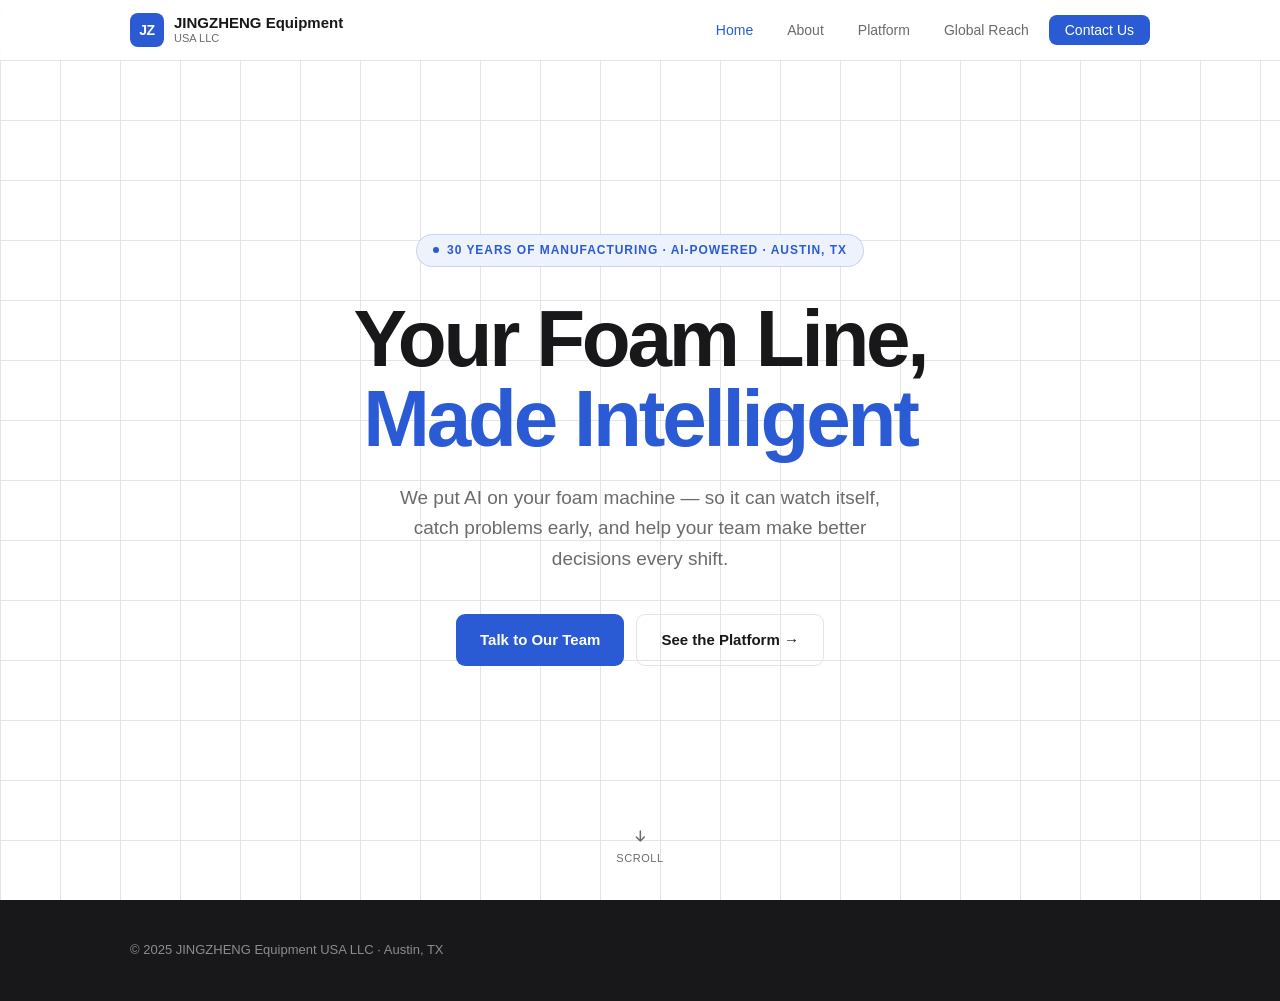
<file: index.html>
<!DOCTYPE html>
<html lang="en">
<head>
<meta charset="UTF-8">
<meta name="viewport" content="width=device-width, initial-scale=1.0">
<title>JINGZHENG Equipment USA — AI-Powered Foam Manufacturing Intelligence</title>
<meta name="description" content="30 years of polyurethane foam equipment engineering, now with AI. Real-time monitoring, auto-diagnosis for your foam line.">
<link rel="stylesheet" href="style.css">
<style>
#hero {
  position: relative;
  height: 100vh;
  min-height: 600px;
  display: flex;
  align-items: center;
  justify-content: center;
  overflow: hidden;
  text-align: center;
  padding: 0;
  background: var(--bg);
}
.hero-grid {
  position: absolute;
  inset: 0;
  z-index: 0;
  background-image:
    linear-gradient(var(--border) 1px, transparent 1px),
    linear-gradient(90deg, var(--border) 1px, transparent 1px);
  background-size: 60px 60px;
}
.hero-content {
  position: relative;
  z-index: 1;
  max-width: 720px;
  padding: 0 24px;
}
.hero-badge {
  display: inline-flex;
  align-items: center;
  gap: 8px;
  background: var(--accent-dim);
  border: 1px solid rgba(42,91,212,0.2);
  border-radius: 100px;
  padding: 6px 16px;
  font-size: 12px;
  font-weight: 700;
  letter-spacing: .08em;
  text-transform: uppercase;
  color: var(--accent);
  margin-bottom: 32px;
}
.hero-badge-dot {
  width: 6px; height: 6px;
  background: var(--accent);
  border-radius: 50%;
  animation: pulse 2s infinite;
}
@keyframes pulse {
  0%, 100% { opacity: 1; transform: scale(1); }
  50% { opacity: .5; transform: scale(1.4); }
}
.hero-title {
  font-size: clamp(44px, 8vw, 80px);
  font-weight: 800;
  letter-spacing: -.04em;
  line-height: 1.0;
  color: var(--text);
  margin-bottom: 24px;
}
.hero-title .accent { color: var(--accent); }
.hero-sub {
  font-size: clamp(16px, 2vw, 19px);
  color: var(--text-muted);
  line-height: 1.6;
  margin-bottom: 40px;
  max-width: 520px;
  margin-left: auto;
  margin-right: auto;
}
.hero-btns {
  display: flex;
  gap: 12px;
  justify-content: center;
  flex-wrap: wrap;
}
.scroll-hint {
  position: absolute;
  bottom: 32px;
  left: 50%;
  transform: translateX(-50%);
  z-index: 1;
  display: flex;
  flex-direction: column;
  align-items: center;
  gap: 6px;
  color: var(--text-muted);
  font-size: 11px;
  letter-spacing: .05em;
  text-transform: uppercase;
  animation: bounce 2s infinite;
}
@keyframes bounce {
  0%, 100% { transform: translateX(-50%) translateY(0); }
  50% { transform: translateX(-50%) translateY(6px); }
}
</style>
</head>
<body>

<nav>
  <div class="nav-inner">
    <a href="index.html" class="nav-logo">
      <div class="logo-box">JZ</div>
      <span>JINGZHENG Equipment<small>USA LLC</small></span>
    </a>
    <button class="nav-hamburger" onclick="this.nextElementSibling.classList.toggle('open')" aria-label="Menu">
      <span></span><span></span><span></span>
    </button>
    <ul class="nav-links">
      <li><a href="index.html" class="active">Home</a></li>
      <li><a href="about.html">About</a></li>
      <li><a href="platform.html">Platform</a></li>
      <li><a href="videos.html">Global Reach</a></li>
      <li><a href="about.html#contact" class="btn-nav">Contact Us</a></li>
    </ul>
  </div>
</nav>

<section id="hero">
  <div class="hero-grid"></div>
  <div class="hero-content">
    <div class="hero-badge">
      <span class="hero-badge-dot"></span>
      30 Years of Manufacturing · AI-Powered · Austin, TX
    </div>
    <h1 class="hero-title">
      Your Foam Line,<br><span class="accent">Made Intelligent</span>
    </h1>
    <p class="hero-sub">
      We put AI on your foam machine — so it can watch itself, catch problems early, and help your team make better decisions every shift.
    </p>
    <div class="hero-btns">
      <a href="about.html#contact" class="btn btn-primary">Talk to Our Team</a>
      <a href="platform.html" class="btn btn-outline">See the Platform →</a>
    </div>
  </div>
  <div class="scroll-hint">
    <svg width="16" height="16" viewBox="0 0 16 16" fill="none"><path d="M8 3v10M4 9l4 4 4-4" stroke="currentColor" stroke-width="1.5" stroke-linecap="round" stroke-linejoin="round"/></svg>
    Scroll
  </div>
</section>

<footer>
  <div class="footer-inner">
    <span>© 2025 JINGZHENG Equipment USA LLC · Austin, TX</span>
  </div>
</footer>

<script>
  const obs = new IntersectionObserver(entries => {
    entries.forEach(e => { if (e.isIntersecting) { e.target.classList.add('visible'); obs.unobserve(e.target); } });
  }, { threshold: 0.12 });
  document.querySelectorAll('.fade-up').forEach(el => obs.observe(el));
</script>
</body>
</html>
</file>
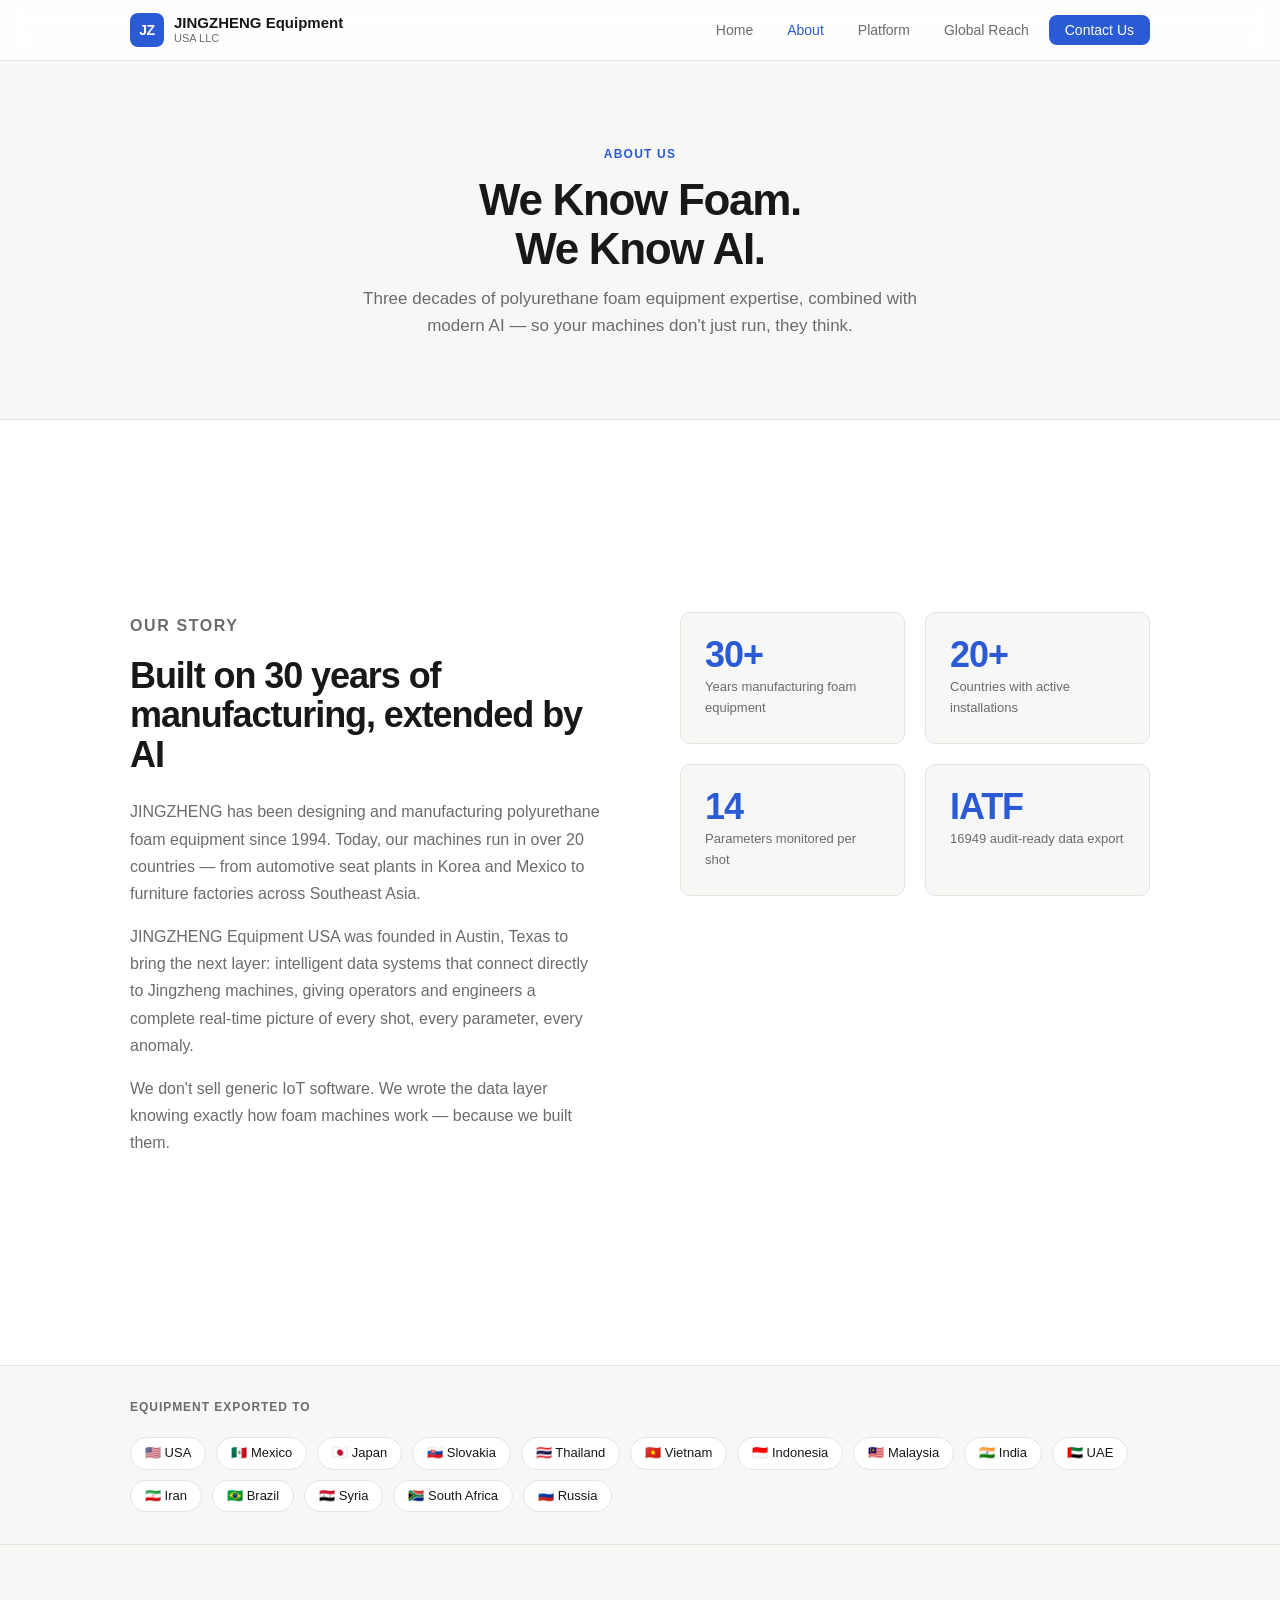
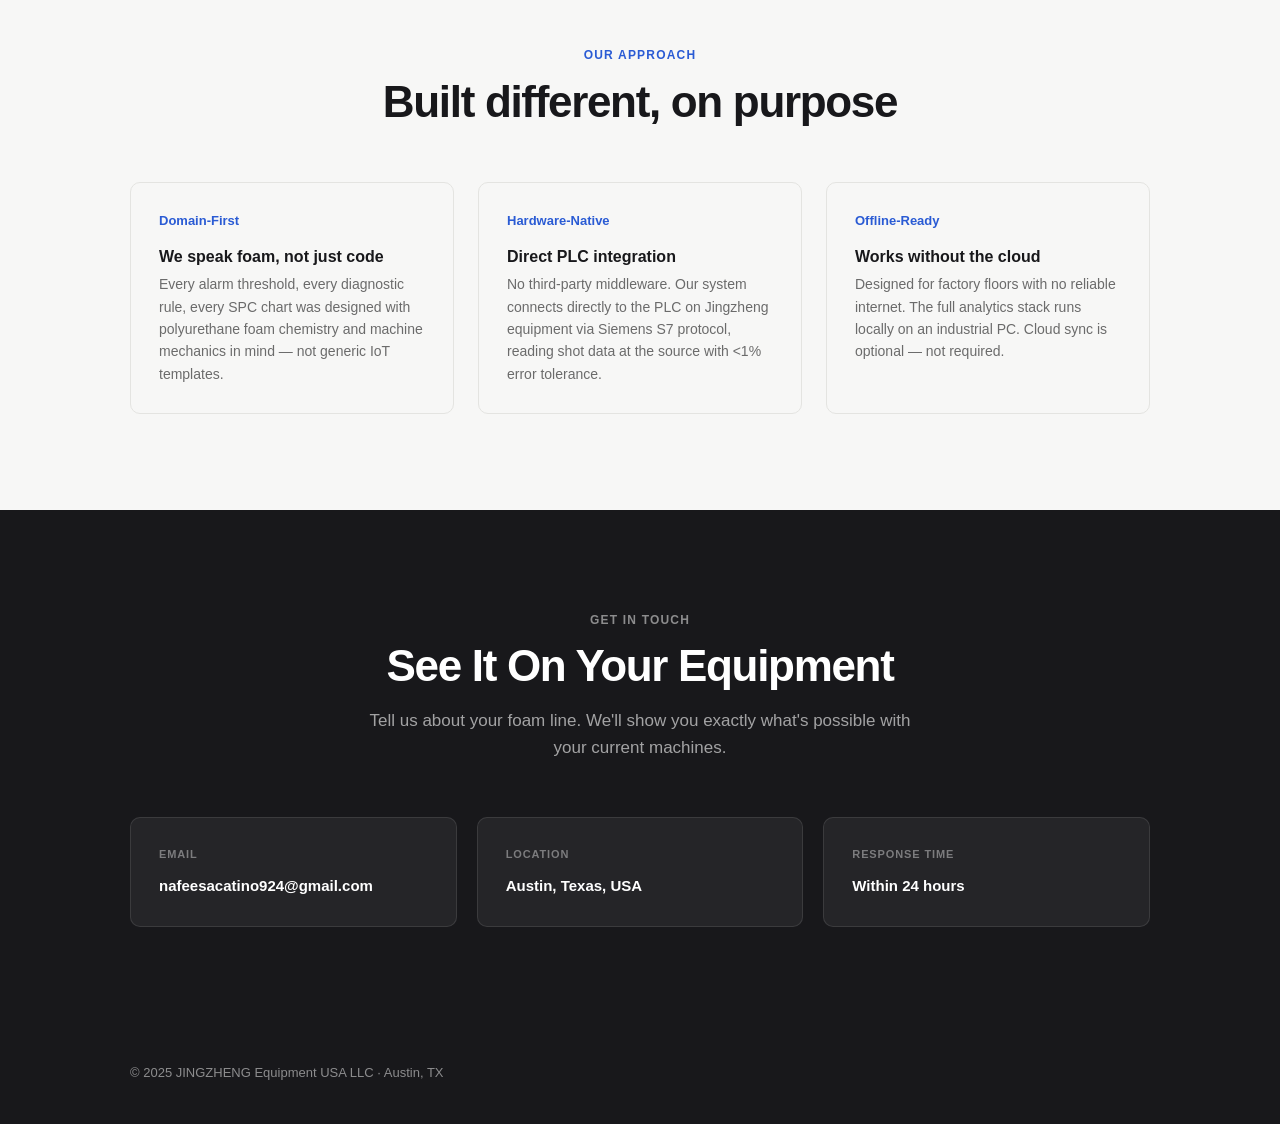
<file: about.html>
<!DOCTYPE html>
<html lang="en">
<head>
<meta charset="UTF-8">
<meta name="viewport" content="width=device-width, initial-scale=1.0">
<title>About — JINGZHENG Equipment USA</title>
<link rel="stylesheet" href="style.css">
<style>
.page-hero {
  padding: 140px 0 80px;
  text-align: center;
  background: var(--surface);
  border-bottom: 1px solid var(--border);
}
.page-hero .section-title { margin-bottom: 12px; }

/* story split */
.story-grid {
  display: grid;
  grid-template-columns: 1fr 1fr;
  gap: 80px;
  align-items: start;
  padding: 96px 0;
}
.story-label { margin-bottom: 8px; }
.story-text p {
  color: var(--text-muted);
  font-size: 16px;
  line-height: 1.7;
  margin-bottom: 16px;
}
.story-stats {
  display: grid;
  grid-template-columns: 1fr 1fr;
  gap: 20px;
}
.stat-card {
  background: var(--surface);
  border: 1px solid var(--border);
  border-radius: var(--radius);
  padding: 24px;
}
.stat-num {
  font-size: 36px;
  font-weight: 800;
  letter-spacing: -.03em;
  color: var(--accent);
  line-height: 1;
  margin-bottom: 4px;
}
.stat-label { font-size: 13px; color: var(--text-muted); }

/* trust strip */
.trust-strip {
  background: var(--surface);
  border-top: 1px solid var(--border);
  border-bottom: 1px solid var(--border);
  padding: 32px 0;
}
.trust-inner {
  max-width: var(--max-w);
  margin: 0 auto;
  padding: 0 40px;
}
.trust-label-text {
  font-size: 12px;
  font-weight: 700;
  letter-spacing: .08em;
  text-transform: uppercase;
  color: var(--text-muted);
  margin-bottom: 20px;
}
.trust-countries {
  display: flex;
  flex-wrap: wrap;
  gap: 10px;
}
.trust-country {
  display: inline-flex;
  align-items: center;
  gap: 6px;
  font-size: 13px;
  font-weight: 500;
  color: var(--text);
  background: var(--bg);
  border: 1px solid var(--border);
  border-radius: 100px;
  padding: 5px 14px;
}
.trust-more {
  font-size: 13px;
  color: var(--text-muted);
  padding: 5px 14px;
  font-weight: 500;
}

/* team section */
.team-grid {
  display: grid;
  grid-template-columns: repeat(3, 1fr);
  gap: 24px;
  margin-top: 48px;
}
.team-card {
  background: var(--surface);
  border: 1px solid var(--border);
  border-radius: var(--radius);
  padding: 28px;
}
.team-card h3 { font-size: 16px; font-weight: 700; margin-bottom: 4px; }
.team-card .role { font-size: 13px; color: var(--accent); font-weight: 600; margin-bottom: 12px; }
.team-card p { font-size: 14px; color: var(--text-muted); line-height: 1.6; }

/* contact */
#contact { background: var(--text); padding: 96px 0; }
#contact .section-title { color: #fff; }
#contact .section-sub { color: rgba(255,255,255,0.6); }
.contact-grid {
  display: grid;
  grid-template-columns: repeat(3, 1fr);
  gap: 20px;
  margin-top: 48px;
}
.contact-card {
  background: rgba(255,255,255,0.06);
  border: 1px solid rgba(255,255,255,0.1);
  border-radius: var(--radius);
  padding: 28px;
}
.contact-card-label {
  font-size: 11px;
  font-weight: 700;
  letter-spacing: .08em;
  text-transform: uppercase;
  color: rgba(255,255,255,0.4);
  margin-bottom: 10px;
}
.contact-card-value {
  font-size: 15px;
  font-weight: 600;
  color: #fff;
  word-break: break-all;
}
.contact-card-value a { color: #fff; text-decoration: none; }
.contact-card-value a:hover { text-decoration: underline; }

@media (max-width: 960px) {
  .story-grid { grid-template-columns: 1fr; gap: 48px; padding: 64px 0; }
  .team-grid { grid-template-columns: 1fr 1fr; }
  .contact-grid { grid-template-columns: 1fr 1fr; }
}
@media (max-width: 600px) {
  .story-stats { grid-template-columns: 1fr 1fr; }
  .team-grid { grid-template-columns: 1fr; }
  .contact-grid { grid-template-columns: 1fr; }
  .trust-inner { padding: 0 24px; }
}
</style>
</head>
<body>

<nav>
  <div class="nav-inner">
    <a href="index.html" class="nav-logo">
      <div class="logo-box">JZ</div>
      <span>JINGZHENG Equipment<small>USA LLC</small></span>
    </a>
    <button class="nav-hamburger" onclick="this.nextElementSibling.classList.toggle('open')" aria-label="Menu">
      <span></span><span></span><span></span>
    </button>
    <ul class="nav-links">
      <li><a href="index.html">Home</a></li>
      <li><a href="about.html" class="active">About</a></li>
      <li><a href="platform.html">Platform</a></li>
      <li><a href="videos.html">Global Reach</a></li>
      <li><a href="#contact" class="btn-nav">Contact Us</a></li>
    </ul>
  </div>
</nav>

<div class="page-hero">
  <div class="container">
    <p class="section-label">About Us</p>
    <h1 class="section-title">We Know Foam.<br>We Know AI.</h1>
    <p class="section-sub" style="margin: 0 auto;">Three decades of polyurethane foam equipment expertise, combined with modern AI — so your machines don't just run, they think.</p>
  </div>
</div>

<!-- Story -->
<section>
  <div class="container">
    <div class="story-grid">
      <div class="story-text fade-up">
        <p class="section-label story-label">Our Story</p>
        <h2 class="section-title" style="font-size: clamp(24px,3vw,36px); margin-bottom: 24px;">Built on 30 years of manufacturing, extended by AI</h2>
        <p>JINGZHENG has been designing and manufacturing polyurethane foam equipment since 1994. Today, our machines run in over 20 countries — from automotive seat plants in Korea and Mexico to furniture factories across Southeast Asia.</p>
        <p>JINGZHENG Equipment USA was founded in Austin, Texas to bring the next layer: intelligent data systems that connect directly to Jingzheng machines, giving operators and engineers a complete real-time picture of every shot, every parameter, every anomaly.</p>
        <p>We don't sell generic IoT software. We wrote the data layer knowing exactly how foam machines work — because we built them.</p>
      </div>
      <div class="story-stats fade-up">
        <div class="stat-card">
          <div class="stat-num">30+</div>
          <div class="stat-label">Years manufacturing foam equipment</div>
        </div>
        <div class="stat-card">
          <div class="stat-num">20+</div>
          <div class="stat-label">Countries with active installations</div>
        </div>
        <div class="stat-card">
          <div class="stat-num">14</div>
          <div class="stat-label">Parameters monitored per shot</div>
        </div>
        <div class="stat-card">
          <div class="stat-num">IATF</div>
          <div class="stat-label">16949 audit-ready data export</div>
        </div>
      </div>
    </div>
  </div>
</section>

<!-- Trust strip -->
<div class="trust-strip">
  <div class="trust-inner">
    <div class="trust-label-text">Equipment exported to</div>
    <div class="trust-countries">
      <span class="trust-country">🇺🇸 USA</span>
      <span class="trust-country">🇲🇽 Mexico</span>
      <span class="trust-country">🇯🇵 Japan</span>
      <span class="trust-country">🇸🇰 Slovakia</span>
      <span class="trust-country">🇹🇭 Thailand</span>
      <span class="trust-country">🇻🇳 Vietnam</span>
      <span class="trust-country">🇮🇩 Indonesia</span>
      <span class="trust-country">🇲🇾 Malaysia</span>
      <span class="trust-country">🇮🇳 India</span>
      <span class="trust-country">🇦🇪 UAE</span>
      <span class="trust-country">🇮🇷 Iran</span>
      <span class="trust-country">🇧🇷 Brazil</span>
      <span class="trust-country">🇸🇾 Syria</span>
      <span class="trust-country">🇿🇦 South Africa</span>
      <span class="trust-country">🇷🇺 Russia</span>
    </div>
  </div>
</div>

<!-- What we stand for -->
<section class="alt">
  <div class="container">
    <div class="section-header fade-up">
      <p class="section-label">Our Approach</p>
      <h2 class="section-title">Built different, on purpose</h2>
    </div>
    <div class="team-grid">
      <div class="team-card fade-up">
        <div class="role">Domain-First</div>
        <h3>We speak foam, not just code</h3>
        <p>Every alarm threshold, every diagnostic rule, every SPC chart was designed with polyurethane foam chemistry and machine mechanics in mind — not generic IoT templates.</p>
      </div>
      <div class="team-card fade-up">
        <div class="role">Hardware-Native</div>
        <h3>Direct PLC integration</h3>
        <p>No third-party middleware. Our system connects directly to the PLC on Jingzheng equipment via Siemens S7 protocol, reading shot data at the source with &lt;1% error tolerance.</p>
      </div>
      <div class="team-card fade-up">
        <div class="role">Offline-Ready</div>
        <h3>Works without the cloud</h3>
        <p>Designed for factory floors with no reliable internet. The full analytics stack runs locally on an industrial PC. Cloud sync is optional — not required.</p>
      </div>
    </div>
  </div>
</section>

<!-- Contact -->
<section id="contact">
  <div class="container">
    <div class="section-header">
      <p class="section-label" style="color: rgba(255,255,255,0.5);">Get in Touch</p>
      <h2 class="section-title" style="color: #fff;">See It On Your Equipment</h2>
      <p class="section-sub" style="color: rgba(255,255,255,0.6); margin: 0 auto;">Tell us about your foam line. We'll show you exactly what's possible with your current machines.</p>
    </div>
    <div class="contact-grid">
      <div class="contact-card fade-up">
        <div class="contact-card-label">Email</div>
        <div class="contact-card-value">
          <a href="mailto:nafeesacatino924@gmail.com">nafeesacatino924@gmail.com</a>
        </div>
      </div>
      <div class="contact-card fade-up">
        <div class="contact-card-label">Location</div>
        <div class="contact-card-value">Austin, Texas, USA</div>
      </div>
      <div class="contact-card fade-up">
        <div class="contact-card-label">Response Time</div>
        <div class="contact-card-value">Within 24 hours</div>
      </div>
    </div>
  </div>
</section>

<footer>
  <div class="footer-inner">
    <span>© 2025 JINGZHENG Equipment USA LLC · Austin, TX</span>
  </div>
</footer>

<script>
  const obs = new IntersectionObserver(entries => {
    entries.forEach(e => { if (e.isIntersecting) { e.target.classList.add('visible'); obs.unobserve(e.target); } });
  }, { threshold: 0.12 });
  document.querySelectorAll('.fade-up').forEach(el => obs.observe(el));
</script>
</body>
</html>
</file>
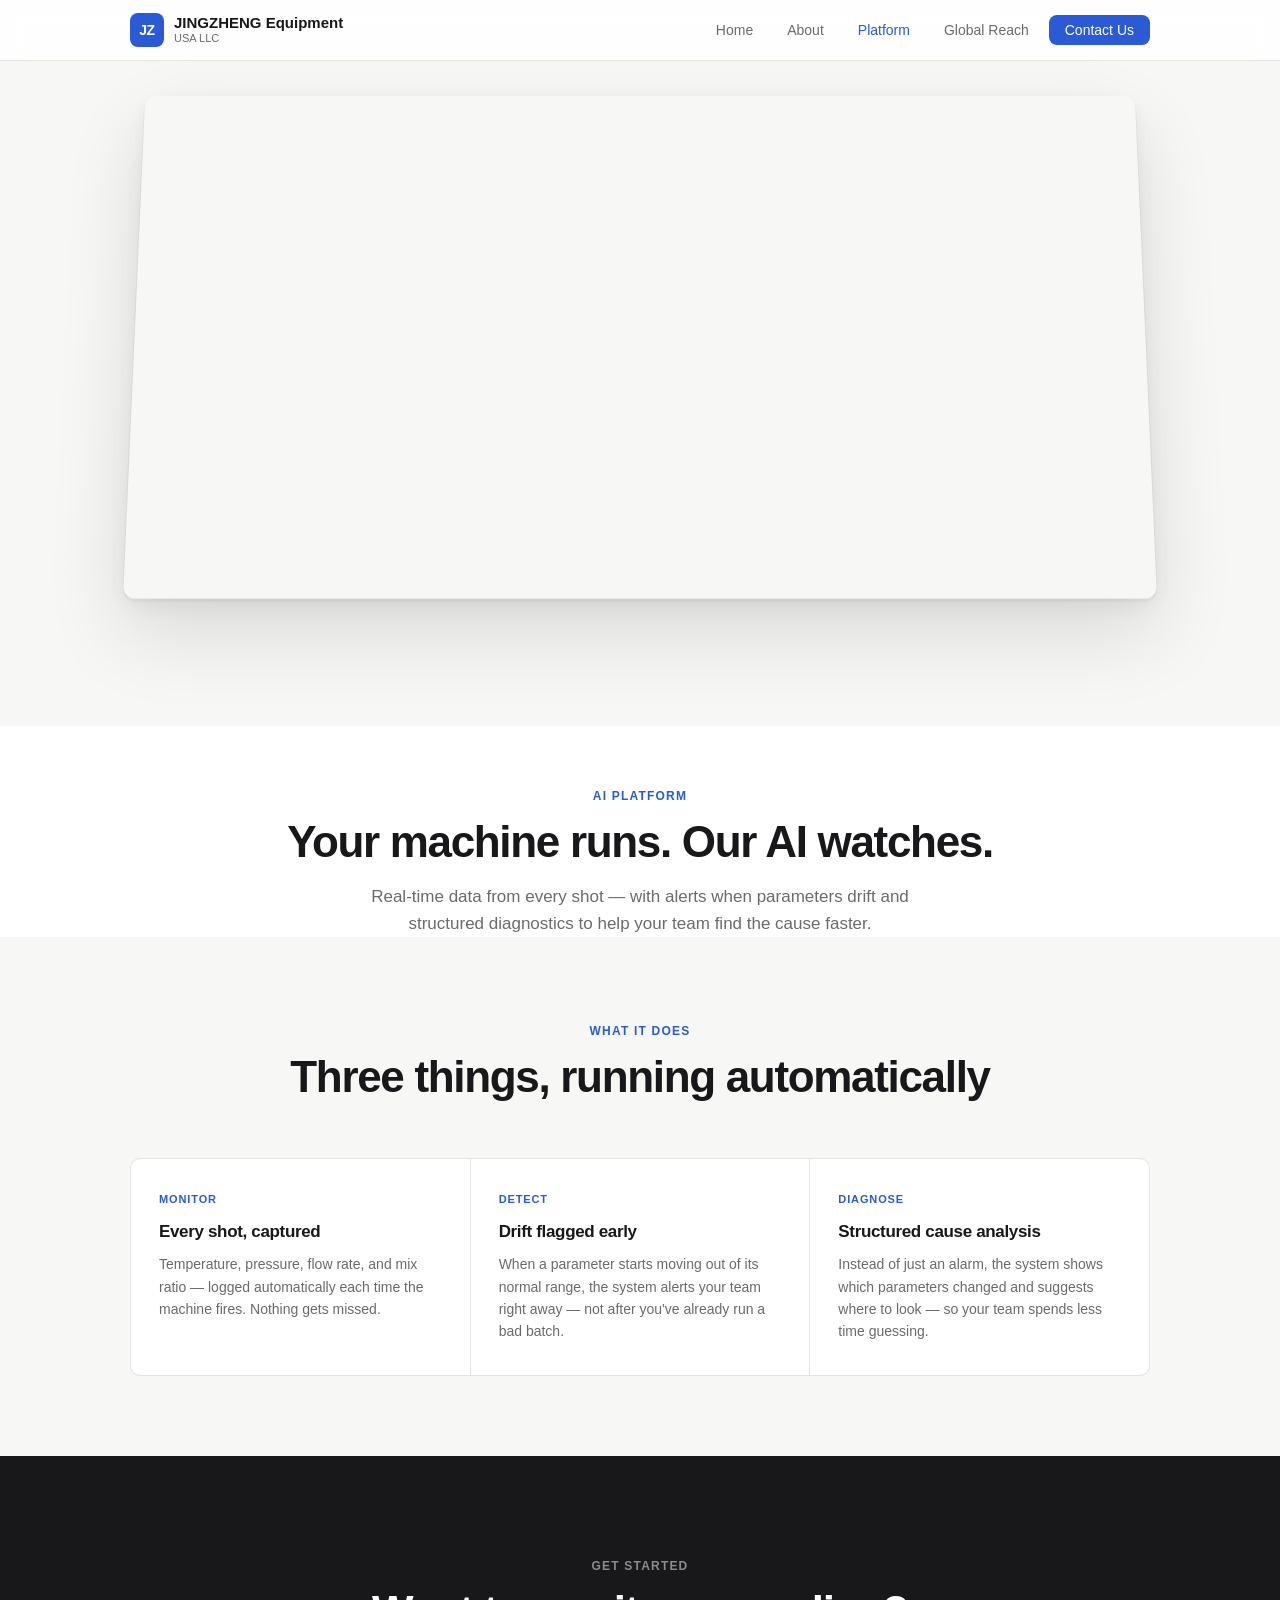
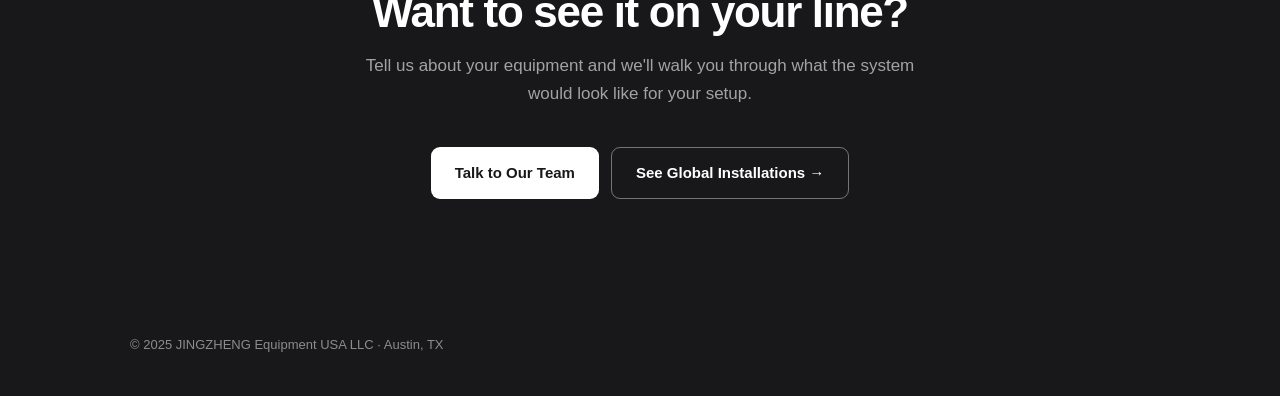
<file: platform.html>
<!DOCTYPE html>
<html lang="en">
<head>
<meta charset="UTF-8">
<meta name="viewport" content="width=device-width, initial-scale=1.0">
<title>Platform — JINGZHENG Equipment USA</title>
<link rel="stylesheet" href="style.css">
<style>
/* ── PAGE HEADER ── */
.page-header {
  padding: 120px 0 48px;
  text-align: center;
  background: var(--surface);
  border-bottom: 1px solid var(--border);
}
.page-header .section-title { margin-bottom: 12px; }
.page-header .section-sub { margin: 0 auto; }

/* ── DEMO SHOWCASE ── */
#demo {
  padding: 80px 0 120px;
  background: var(--surface);
  overflow: hidden;
}
.demo-container {
  max-width: 1100px;
  margin: 0 auto;
  padding: 0 40px;
  perspective: 1200px;
}
.demo-tilt {
  transform: rotateX(6deg) scale(0.97);
  transform-origin: center top;
  transition: transform .6s ease;
  border-radius: 12px;
  overflow: hidden;
  box-shadow:
    0 2px 0 1px rgba(0,0,0,0.04),
    0 8px 24px rgba(0,0,0,0.06),
    0 32px 80px rgba(0,0,0,0.12);
}
.demo-tilt:hover {
  transform: rotateX(0deg) scale(1);
}
.demo-tilt video {
  width: 100%;
  display: block;
  border-radius: 12px;
}

/* ── CAPABILITIES ── */
#capabilities {
  padding: 80px 0;
  background: var(--surface);
}
.cap-grid {
  display: grid;
  grid-template-columns: repeat(3, 1fr);
  gap: 1px;
  background: var(--border);
  border: 1px solid var(--border);
  border-radius: var(--radius);
  overflow: hidden;
  margin-top: 48px;
}
.cap-item {
  background: var(--bg);
  padding: 32px 28px;
}
.cap-label {
  font-size: 11px;
  font-weight: 700;
  letter-spacing: .08em;
  text-transform: uppercase;
  color: var(--accent);
  margin-bottom: 10px;
}
.cap-item h3 {
  font-size: 17px;
  font-weight: 700;
  margin-bottom: 8px;
  letter-spacing: -.02em;
}
.cap-item p {
  font-size: 14px;
  color: var(--text-muted);
  line-height: 1.6;
}

/* ── CTA ── */
#cta { background: var(--text); text-align: center; }
#cta .section-title { color: #fff; }
#cta .section-sub { color: rgba(255,255,255,0.6); margin: 0 auto 40px; }
.cta-btns { display: flex; gap: 12px; justify-content: center; flex-wrap: wrap; }

@media (max-width: 768px) {
  .demo-container { padding: 0 16px; }
  .cap-grid { grid-template-columns: 1fr; }
}
</style>
</head>
<body>

<nav>
  <div class="nav-inner">
    <a href="index.html" class="nav-logo">
      <div class="logo-box">JZ</div>
      <span>JINGZHENG Equipment<small>USA LLC</small></span>
    </a>
    <button class="nav-hamburger" onclick="this.nextElementSibling.classList.toggle('open')" aria-label="Menu">
      <span></span><span></span><span></span>
    </button>
    <ul class="nav-links">
      <li><a href="index.html">Home</a></li>
      <li><a href="about.html">About</a></li>
      <li><a href="platform.html" class="active">Platform</a></li>
      <li><a href="videos.html">Global Reach</a></li>
      <li><a href="about.html#contact" class="btn-nav">Contact Us</a></li>
    </ul>
  </div>
</nav>

<!-- Demo Video -->
<section id="demo" style="padding-top: 96px;">
  <div class="demo-container fade-up">
    <div class="demo-tilt">
      <video autoplay muted loop playsinline>
        <source src="demo.mp4" type="video/mp4">
      </video>
    </div>
  </div>
</section>

<!-- Header text below demo -->
<div style="text-align: center; padding: 56px 0 0;">
  <div class="container">
    <p class="section-label">AI Platform</p>
    <h2 class="section-title">Your machine runs. Our AI watches.</h2>
    <p class="section-sub" style="margin: 0 auto;">Real-time data from every shot — with alerts when parameters drift and structured diagnostics to help your team find the cause faster.</p>
  </div>
</div>

<!-- Capabilities -->
<section id="capabilities">
  <div class="container">
    <div class="section-header fade-up">
      <p class="section-label">What It Does</p>
      <h2 class="section-title">Three things, running automatically</h2>
    </div>
    <div class="cap-grid">
      <div class="cap-item fade-up">
        <div class="cap-label">Monitor</div>
        <h3>Every shot, captured</h3>
        <p>Temperature, pressure, flow rate, and mix ratio — logged automatically each time the machine fires. Nothing gets missed.</p>
      </div>
      <div class="cap-item fade-up">
        <div class="cap-label">Detect</div>
        <h3>Drift flagged early</h3>
        <p>When a parameter starts moving out of its normal range, the system alerts your team right away — not after you've already run a bad batch.</p>
      </div>
      <div class="cap-item fade-up">
        <div class="cap-label">Diagnose</div>
        <h3>Structured cause analysis</h3>
        <p>Instead of just an alarm, the system shows which parameters changed and suggests where to look — so your team spends less time guessing.</p>
      </div>
    </div>
  </div>
</section>

<!-- CTA -->
<section id="cta">
  <div class="container">
    <p class="section-label" style="color: rgba(255,255,255,0.5);">Get Started</p>
    <h2 class="section-title">Want to see it on your line?</h2>
    <p class="section-sub">Tell us about your equipment and we'll walk you through what the system would look like for your setup.</p>
    <div class="cta-btns">
      <a href="about.html#contact" class="btn btn-white">Talk to Our Team</a>
      <a href="videos.html" class="btn btn-outline-white">See Global Installations →</a>
    </div>
  </div>
</section>

<footer>
  <div class="footer-inner">
    <span>© 2025 JINGZHENG Equipment USA LLC · Austin, TX</span>
  </div>
</footer>

<script>
  const obs = new IntersectionObserver(entries => {
    entries.forEach(e => { if (e.isIntersecting) { e.target.classList.add('visible'); obs.unobserve(e.target); } });
  }, { threshold: 0.08 });
  document.querySelectorAll('.fade-up').forEach(el => obs.observe(el));
</script>
</body>
</html>
</file>
<file: style.css>
:root {
  --bg:          #ffffff;
  --surface:     #f7f7f6;
  --surface2:    #efefed;
  --border:      #e4e4e1;
  --accent:      #2a5bd4;
  --accent-dim:  #eef2fc;
  --text:        #18181b;
  --text-muted:  #6b6b6b;
  --radius:      10px;
  --max-w:       1100px;
}

*, *::before, *::after { box-sizing: border-box; margin: 0; padding: 0; }

html { scroll-behavior: smooth; }

body {
  font-family: -apple-system, BlinkMacSystemFont, 'Segoe UI', sans-serif;
  background: var(--bg);
  color: var(--text);
  line-height: 1.6;
}

/* ── NAV ── */
nav {
  position: fixed;
  top: 0; left: 0; right: 0;
  z-index: 100;
  background: rgba(255,255,255,0.88);
  backdrop-filter: blur(12px);
  border-bottom: 1px solid var(--border);
}
.nav-inner {
  max-width: var(--max-w);
  margin: 0 auto;
  padding: 0 40px;
  height: 60px;
  display: flex;
  align-items: center;
  justify-content: space-between;
}
.nav-logo {
  display: flex;
  align-items: center;
  gap: 10px;
  text-decoration: none;
  font-weight: 700;
  font-size: 15px;
  color: var(--text);
}
.nav-logo .logo-box {
  width: 34px; height: 34px;
  background: var(--accent);
  border-radius: 8px;
  display: flex; align-items: center; justify-content: center;
  color: #fff;
  font-weight: 800;
  font-size: 14px;
  letter-spacing: -0.5px;
}
.nav-logo span { line-height: 1.2; }
.nav-logo small { display: block; font-weight: 400; font-size: 11px; color: var(--text-muted); }
.nav-links {
  display: flex;
  align-items: center;
  gap: 6px;
  list-style: none;
}
.nav-links a {
  text-decoration: none;
  color: var(--text-muted);
  font-size: 14px;
  font-weight: 500;
  padding: 6px 14px;
  border-radius: 6px;
  transition: color .15s, background .15s;
}
.nav-links a:hover { color: var(--text); background: var(--surface); }
.nav-links a.active { color: var(--accent); }
.nav-links .btn-nav {
  background: var(--accent);
  color: #fff !important;
  padding: 7px 16px;
  border-radius: 8px;
}
.nav-links .btn-nav:hover { background: #1e4bbf; }

/* hamburger */
.nav-hamburger {
  display: none;
  flex-direction: column;
  gap: 5px;
  cursor: pointer;
  padding: 4px;
  background: none;
  border: none;
}
.nav-hamburger span {
  width: 22px; height: 2px;
  background: var(--text);
  border-radius: 2px;
  transition: .2s;
}

/* ── CONTAINER ── */
.container {
  width: 100%;
  max-width: var(--max-w);
  margin: 0 auto;
  padding: 0 40px;
}

/* ── BUTTONS ── */
.btn {
  display: inline-flex;
  align-items: center;
  gap: 6px;
  padding: 13px 24px;
  border-radius: 9px;
  font-size: 15px;
  font-weight: 600;
  text-decoration: none;
  cursor: pointer;
  border: none;
  transition: all .15s;
}
.btn-primary { background: var(--accent); color: #fff; }
.btn-primary:hover { background: #1e4bbf; }
.btn-outline { background: transparent; color: var(--text); border: 1.5px solid var(--border); }
.btn-outline:hover { border-color: var(--text); background: var(--surface); }
.btn-white { background: #fff; color: var(--text); }
.btn-white:hover { background: #f0f0f0; }
.btn-outline-white { background: transparent; color: #fff; border: 1.5px solid rgba(255,255,255,0.4); }
.btn-outline-white:hover { border-color: #fff; background: rgba(255,255,255,0.08); }

/* ── SECTION DEFAULTS ── */
section { padding: 96px 0; }
section.alt { background: var(--surface); }
section.dark { background: var(--text); }

.section-label {
  display: inline-block;
  font-size: 12px;
  font-weight: 700;
  letter-spacing: .1em;
  text-transform: uppercase;
  color: var(--accent);
  margin-bottom: 12px;
}
.section-title {
  font-size: clamp(28px, 4vw, 44px);
  font-weight: 800;
  letter-spacing: -.03em;
  line-height: 1.1;
  color: var(--text);
  margin-bottom: 16px;
}
.section-sub {
  font-size: 17px;
  color: var(--text-muted);
  line-height: 1.6;
  max-width: 560px;
}
.section-header { text-align: center; margin-bottom: 56px; }
.section-header .section-sub { margin: 0 auto; }

/* ── FADE UP ── */
.fade-up {
  opacity: 0;
  transform: translateY(20px);
  transition: opacity .5s ease, transform .5s ease;
}
.fade-up.visible { opacity: 1; transform: none; }

/* ── FOOTER ── */
footer {
  background: var(--text);
  color: rgba(255,255,255,0.5);
  padding: 40px 0;
  font-size: 13px;
}
.footer-inner {
  max-width: var(--max-w);
  margin: 0 auto;
  padding: 0 40px;
  display: flex;
  align-items: center;
  justify-content: space-between;
  flex-wrap: wrap;
  gap: 12px;
}
.footer-inner a { color: rgba(255,255,255,0.5); text-decoration: none; }
.footer-inner a:hover { color: #fff; }

/* ── RESPONSIVE ── */
@media (max-width: 768px) {
  .nav-links { display: none; flex-direction: column; position: absolute; top: 60px; left: 0; right: 0; background: #fff; border-bottom: 1px solid var(--border); padding: 12px 16px; }
  .nav-links.open { display: flex; }
  .nav-hamburger { display: flex; }
  .container { padding: 0 24px; }
  section { padding: 64px 0; }
  .footer-inner { flex-direction: column; text-align: center; }
}
@media (max-width: 420px) {
  .nav-inner { padding: 0 16px; }
}
</file>
